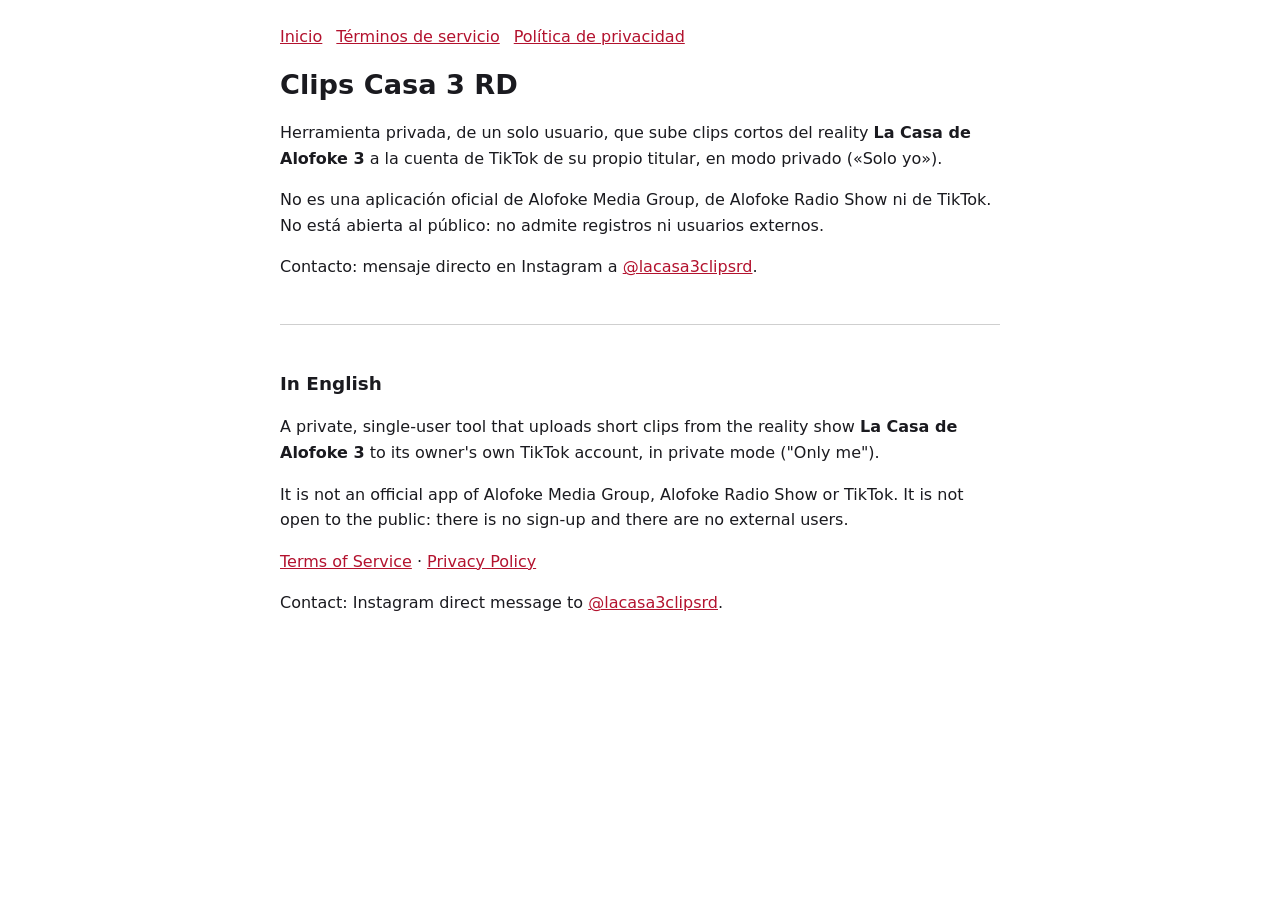
<file: index.html>
<!doctype html>
<html lang="es">
<head>
<meta charset="utf-8">
<meta name="viewport" content="width=device-width, initial-scale=1">
<title>Clips Casa 3 RD</title>
<link rel="stylesheet" href="estilo.css">
</head>
<body>
<main>
<nav><a href="./">Inicio</a><a href="terminos.html">Términos de servicio</a><a href="privacidad.html">Política de privacidad</a></nav>
<h1>Clips Casa 3 RD</h1>
<p>Herramienta privada, de un solo usuario, que sube clips cortos del reality <strong>La Casa de Alofoke 3</strong> a la cuenta de TikTok de su propio titular, en modo privado («Solo yo»).</p>
<p>No es una aplicación oficial de Alofoke Media Group, de Alofoke Radio Show ni de TikTok. No está abierta al público: no admite registros ni usuarios externos.</p>
<p>Contacto: mensaje directo en Instagram a <a href="https://www.instagram.com/lacasa3clipsrd/">@lacasa3clipsrd</a>.</p>
<hr>
<section lang="en">
<h2>In English</h2>
<p>A private, single-user tool that uploads short clips from the reality show <strong>La Casa de Alofoke 3</strong> to its owner's own TikTok account, in private mode ("Only me").</p>
<p>It is not an official app of Alofoke Media Group, Alofoke Radio Show or TikTok. It is not open to the public: there is no sign-up and there are no external users.</p>
<p><a href="terminos.html#en">Terms of Service</a> · <a href="privacidad.html#en">Privacy Policy</a></p>
<p>Contact: Instagram direct message to <a href="https://www.instagram.com/lacasa3clipsrd/">@lacasa3clipsrd</a>.</p>
</section>
</main>
</body>
</html>
</file>
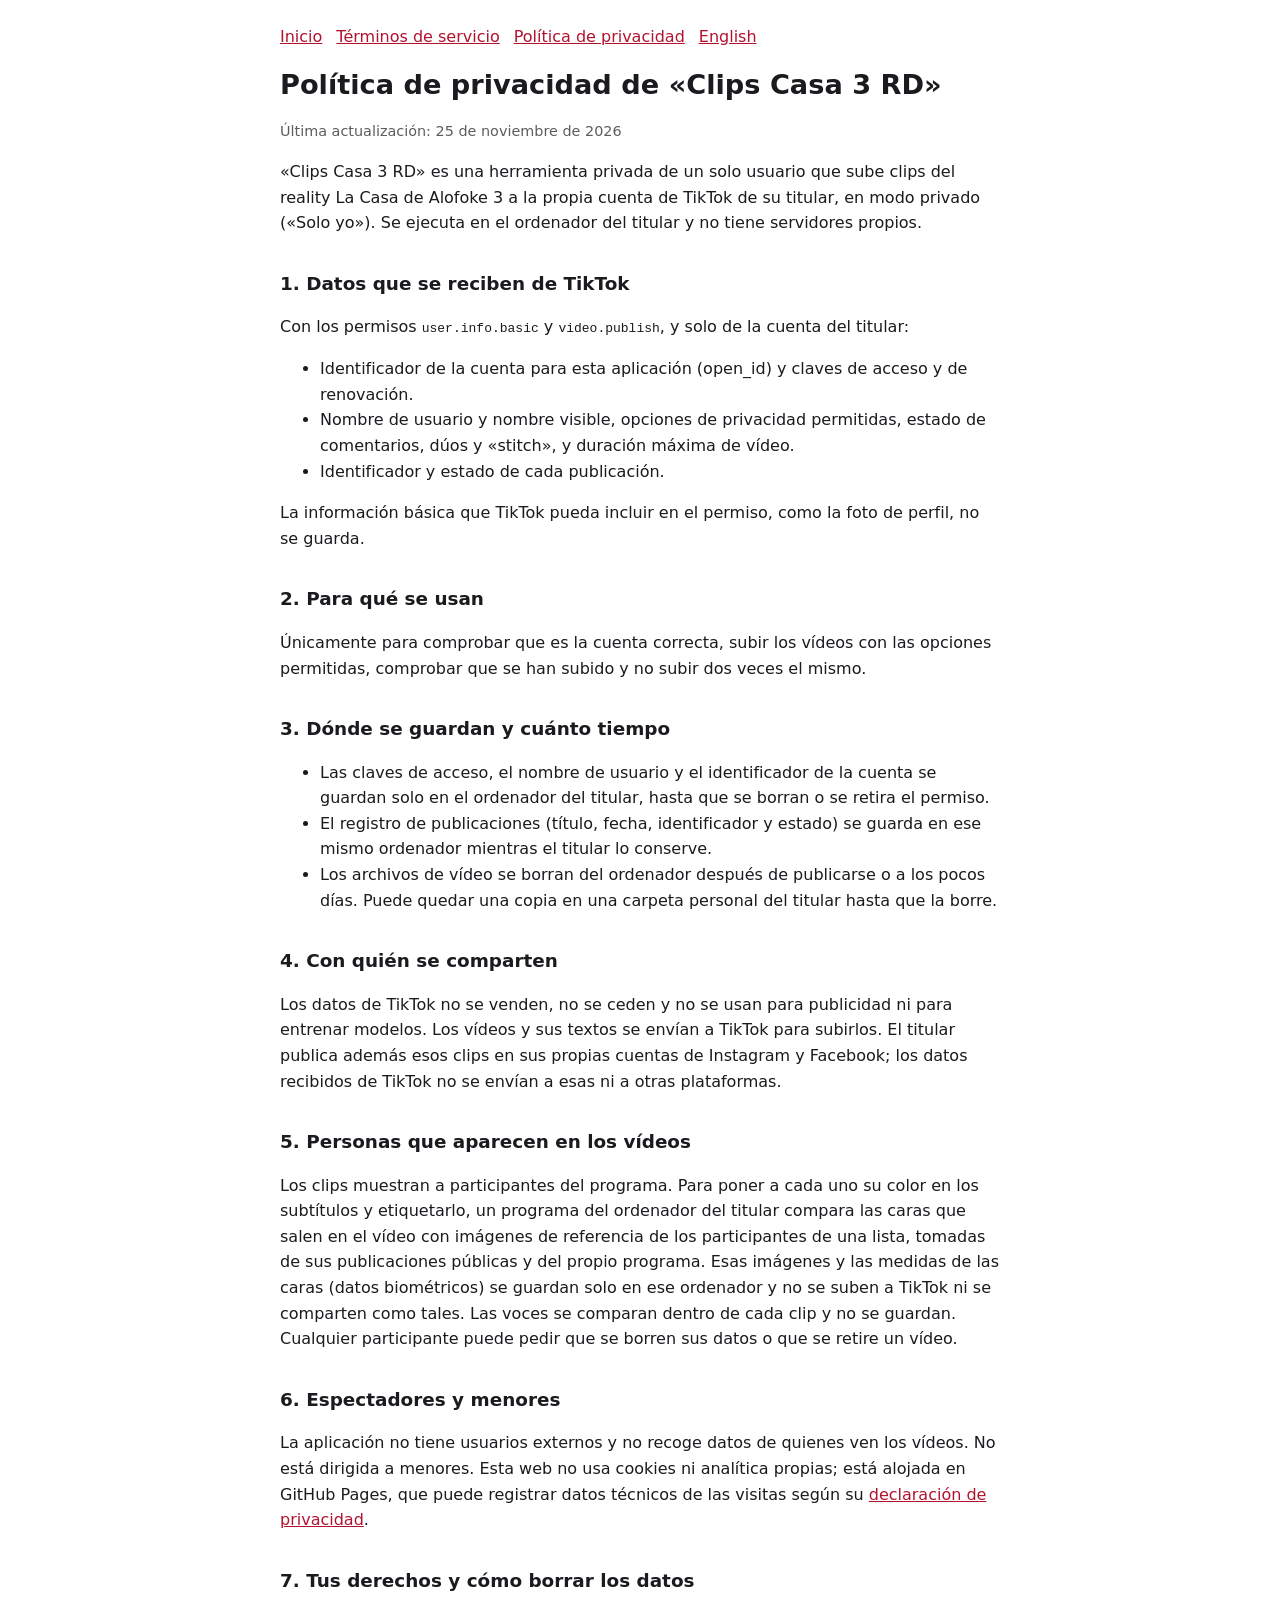
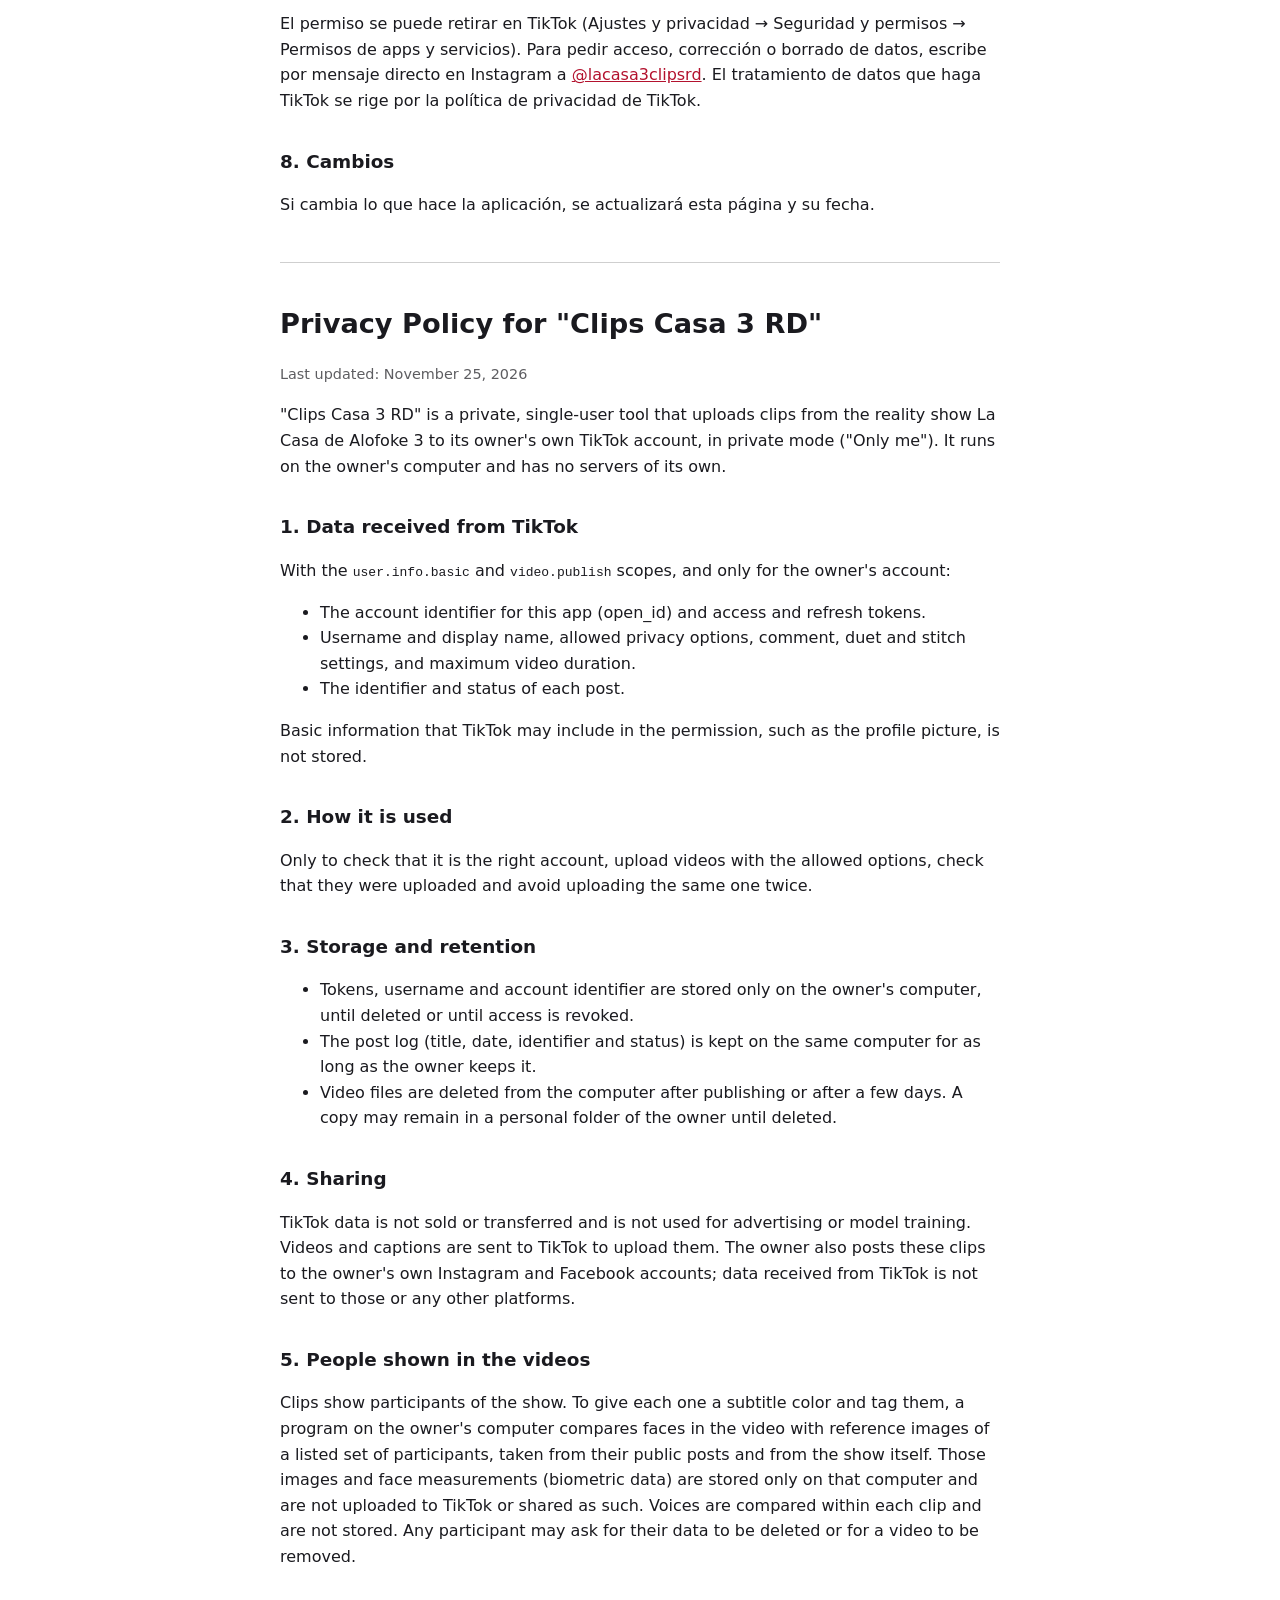
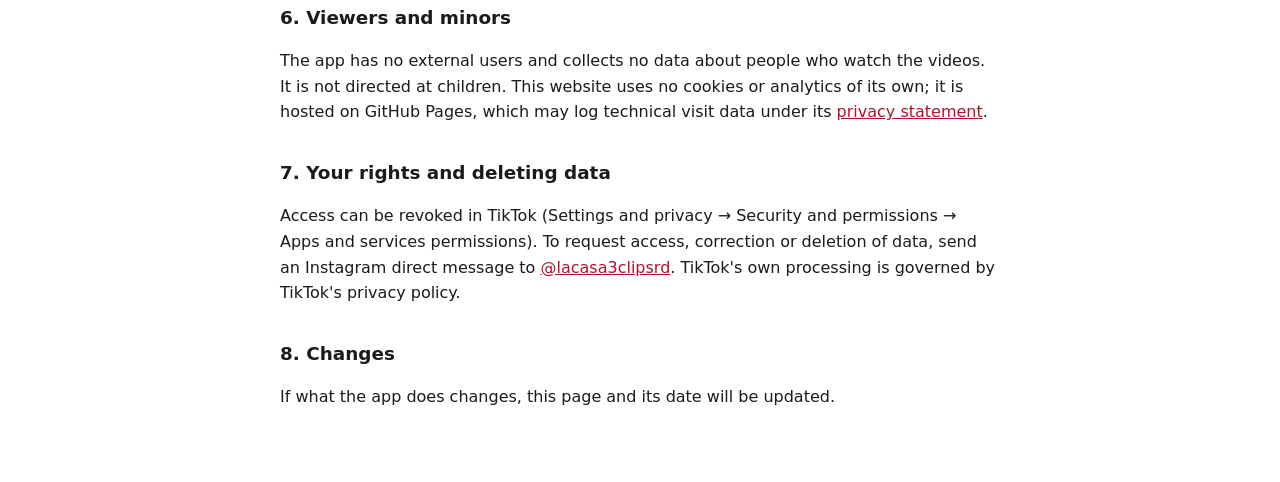
<file: privacidad.html>
<!doctype html>
<html lang="es">
<head>
<meta charset="utf-8">
<meta name="viewport" content="width=device-width, initial-scale=1">
<title>Política de privacidad · Clips Casa 3 RD</title>
<link rel="stylesheet" href="estilo.css">
</head>
<body>
<main>
<nav><a href="./">Inicio</a><a href="terminos.html">Términos de servicio</a><a href="privacidad.html">Política de privacidad</a><a href="#en">English</a></nav>
<h1>Política de privacidad de «Clips Casa 3 RD»</h1>
<p class="fecha">Última actualización: 25 de noviembre de 2026</p>

<p>«Clips Casa 3 RD» es una herramienta privada de un solo usuario que sube clips del reality La Casa de Alofoke 3 a la propia cuenta de TikTok de su titular, en modo privado («Solo yo»). Se ejecuta en el ordenador del titular y no tiene servidores propios.</p>

<h2>1. Datos que se reciben de TikTok</h2>
<p>Con los permisos <code>user.info.basic</code> y <code>video.publish</code>, y solo de la cuenta del titular:</p>
<ul>
<li>Identificador de la cuenta para esta aplicación (open_id) y claves de acceso y de renovación.</li>
<li>Nombre de usuario y nombre visible, opciones de privacidad permitidas, estado de comentarios, dúos y «stitch», y duración máxima de vídeo.</li>
<li>Identificador y estado de cada publicación.</li>
</ul>
<p>La información básica que TikTok pueda incluir en el permiso, como la foto de perfil, no se guarda.</p>

<h2>2. Para qué se usan</h2>
<p>Únicamente para comprobar que es la cuenta correcta, subir los vídeos con las opciones permitidas, comprobar que se han subido y no subir dos veces el mismo.</p>

<h2>3. Dónde se guardan y cuánto tiempo</h2>
<ul>
<li>Las claves de acceso, el nombre de usuario y el identificador de la cuenta se guardan solo en el ordenador del titular, hasta que se borran o se retira el permiso.</li>
<li>El registro de publicaciones (título, fecha, identificador y estado) se guarda en ese mismo ordenador mientras el titular lo conserve.</li>
<li>Los archivos de vídeo se borran del ordenador después de publicarse o a los pocos días. Puede quedar una copia en una carpeta personal del titular hasta que la borre.</li>
</ul>

<h2>4. Con quién se comparten</h2>
<p>Los datos de TikTok no se venden, no se ceden y no se usan para publicidad ni para entrenar modelos. Los vídeos y sus textos se envían a TikTok para subirlos. El titular publica además esos clips en sus propias cuentas de Instagram y Facebook; los datos recibidos de TikTok no se envían a esas ni a otras plataformas.</p>

<h2>5. Personas que aparecen en los vídeos</h2>
<p>Los clips muestran a participantes del programa. Para poner a cada uno su color en los subtítulos y etiquetarlo, un programa del ordenador del titular compara las caras que salen en el vídeo con imágenes de referencia de los participantes de una lista, tomadas de sus publicaciones públicas y del propio programa. Esas imágenes y las medidas de las caras (datos biométricos) se guardan solo en ese ordenador y no se suben a TikTok ni se comparten como tales. Las voces se comparan dentro de cada clip y no se guardan. Cualquier participante puede pedir que se borren sus datos o que se retire un vídeo.</p>

<h2>6. Espectadores y menores</h2>
<p>La aplicación no tiene usuarios externos y no recoge datos de quienes ven los vídeos. No está dirigida a menores. Esta web no usa cookies ni analítica propias; está alojada en GitHub Pages, que puede registrar datos técnicos de las visitas según su <a href="https://docs.github.com/site-policy/privacy-policies/github-general-privacy-statement">declaración de privacidad</a>.</p>

<h2>7. Tus derechos y cómo borrar los datos</h2>
<p>El permiso se puede retirar en TikTok (Ajustes y privacidad → Seguridad y permisos → Permisos de apps y servicios). Para pedir acceso, corrección o borrado de datos, escribe por mensaje directo en Instagram a <a href="https://www.instagram.com/lacasa3clipsrd/">@lacasa3clipsrd</a>. El tratamiento de datos que haga TikTok se rige por la política de privacidad de TikTok.</p>

<h2>8. Cambios</h2>
<p>Si cambia lo que hace la aplicación, se actualizará esta página y su fecha.</p>

<hr>
<section lang="en" id="en">
<h1>Privacy Policy for "Clips Casa 3 RD"</h1>
<p class="fecha">Last updated: November 25, 2026</p>
<p>"Clips Casa 3 RD" is a private, single-user tool that uploads clips from the reality show La Casa de Alofoke 3 to its owner's own TikTok account, in private mode ("Only me"). It runs on the owner's computer and has no servers of its own.</p>
<h2>1. Data received from TikTok</h2>
<p>With the <code>user.info.basic</code> and <code>video.publish</code> scopes, and only for the owner's account:</p>
<ul>
<li>The account identifier for this app (open_id) and access and refresh tokens.</li>
<li>Username and display name, allowed privacy options, comment, duet and stitch settings, and maximum video duration.</li>
<li>The identifier and status of each post.</li>
</ul>
<p>Basic information that TikTok may include in the permission, such as the profile picture, is not stored.</p>
<h2>2. How it is used</h2>
<p>Only to check that it is the right account, upload videos with the allowed options, check that they were uploaded and avoid uploading the same one twice.</p>
<h2>3. Storage and retention</h2>
<ul>
<li>Tokens, username and account identifier are stored only on the owner's computer, until deleted or until access is revoked.</li>
<li>The post log (title, date, identifier and status) is kept on the same computer for as long as the owner keeps it.</li>
<li>Video files are deleted from the computer after publishing or after a few days. A copy may remain in a personal folder of the owner until deleted.</li>
</ul>
<h2>4. Sharing</h2>
<p>TikTok data is not sold or transferred and is not used for advertising or model training. Videos and captions are sent to TikTok to upload them. The owner also posts these clips to the owner's own Instagram and Facebook accounts; data received from TikTok is not sent to those or any other platforms.</p>
<h2>5. People shown in the videos</h2>
<p>Clips show participants of the show. To give each one a subtitle color and tag them, a program on the owner's computer compares faces in the video with reference images of a listed set of participants, taken from their public posts and from the show itself. Those images and face measurements (biometric data) are stored only on that computer and are not uploaded to TikTok or shared as such. Voices are compared within each clip and are not stored. Any participant may ask for their data to be deleted or for a video to be removed.</p>
<h2>6. Viewers and minors</h2>
<p>The app has no external users and collects no data about people who watch the videos. It is not directed at children. This website uses no cookies or analytics of its own; it is hosted on GitHub Pages, which may log technical visit data under its <a href="https://docs.github.com/site-policy/privacy-policies/github-general-privacy-statement">privacy statement</a>.</p>
<h2>7. Your rights and deleting data</h2>
<p>Access can be revoked in TikTok (Settings and privacy → Security and permissions → Apps and services permissions). To request access, correction or deletion of data, send an Instagram direct message to <a href="https://www.instagram.com/lacasa3clipsrd/">@lacasa3clipsrd</a>. TikTok's own processing is governed by TikTok's privacy policy.</p>
<h2>8. Changes</h2>
<p>If what the app does changes, this page and its date will be updated.</p>
</section>
</main>
</body>
</html>
</file>
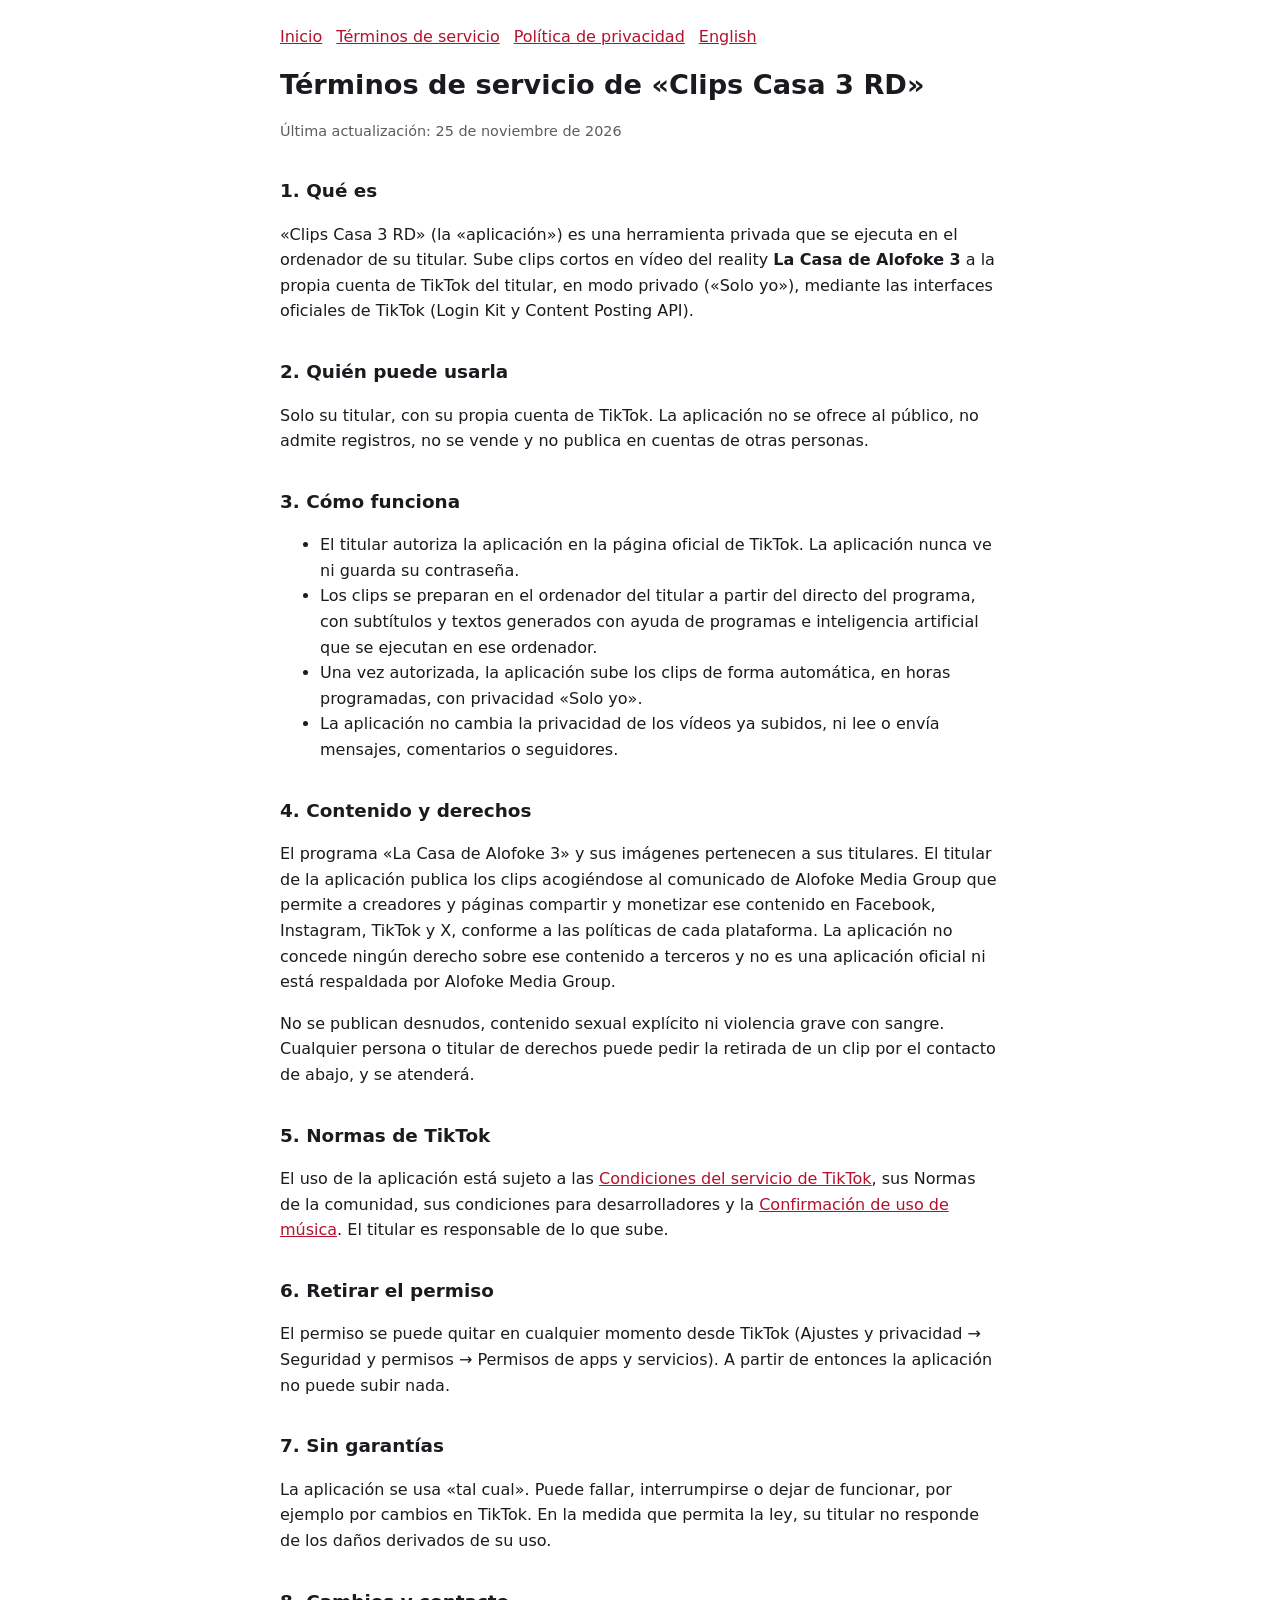
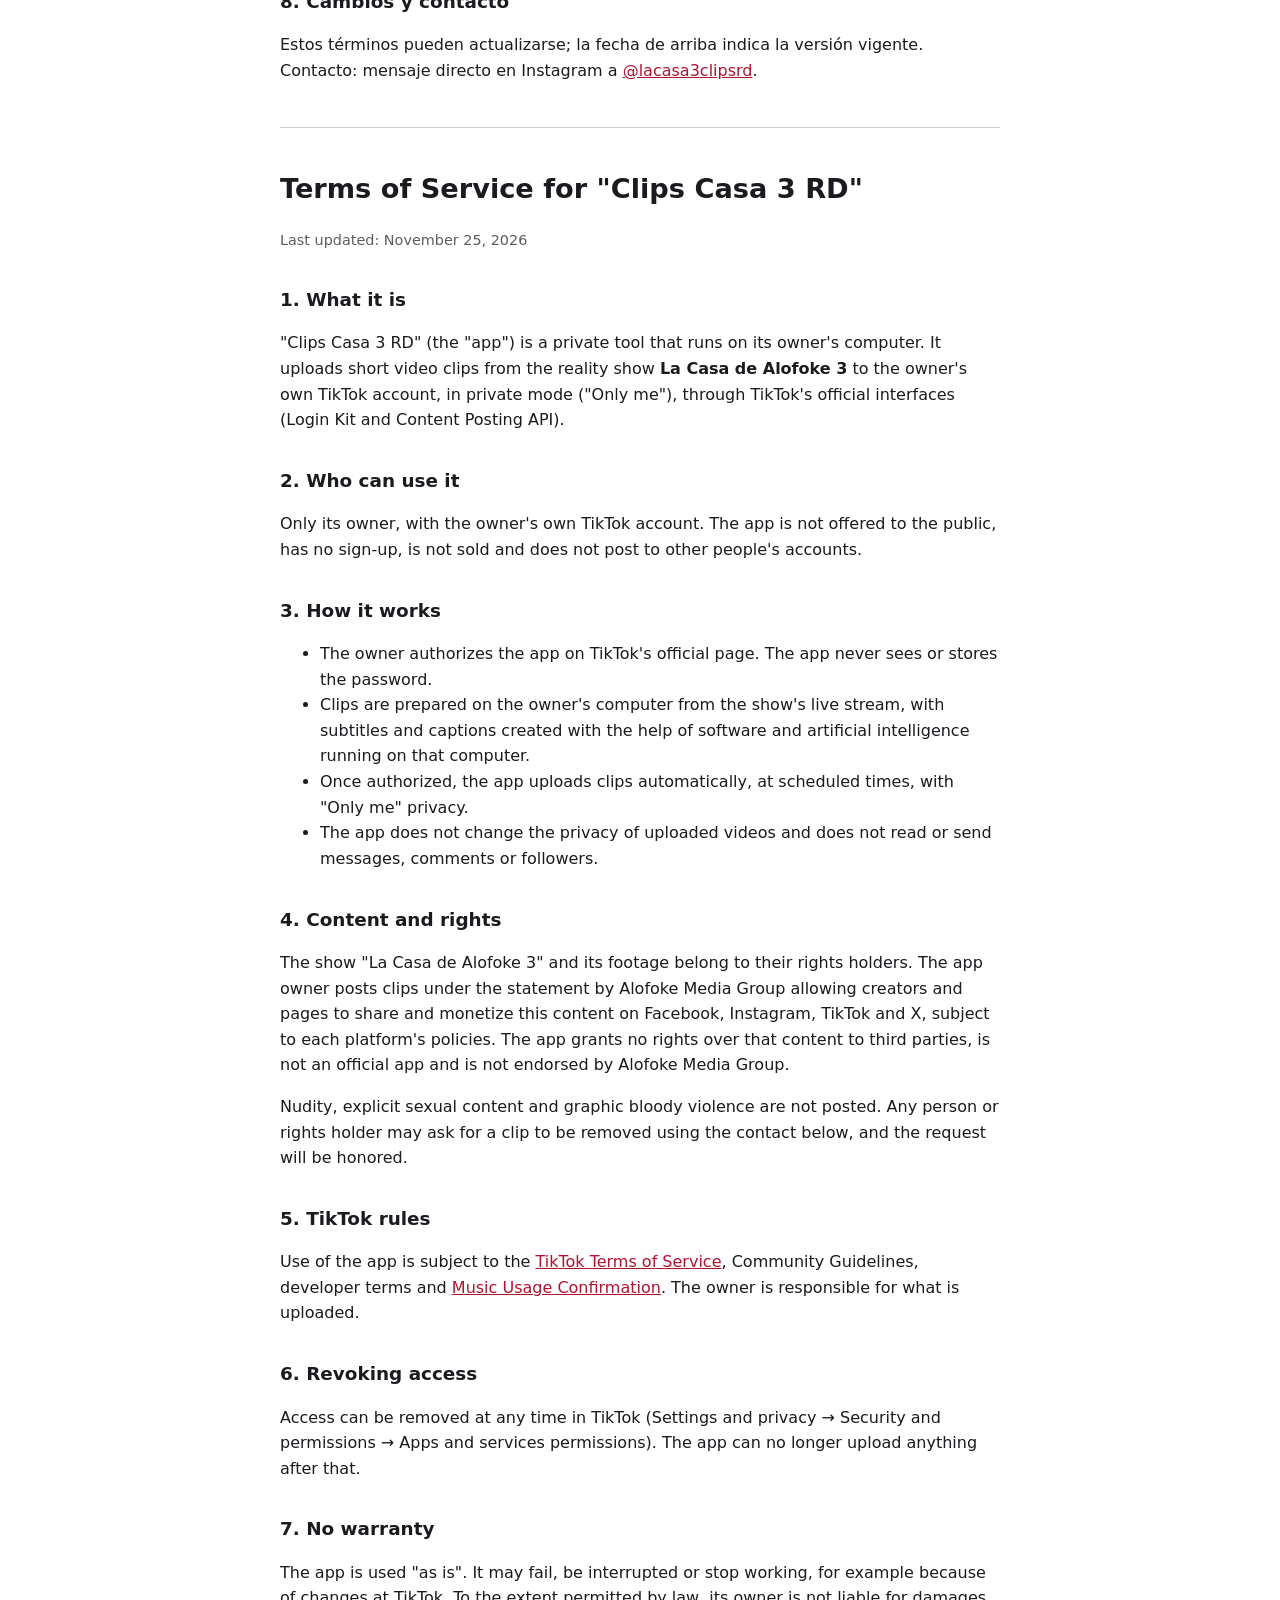
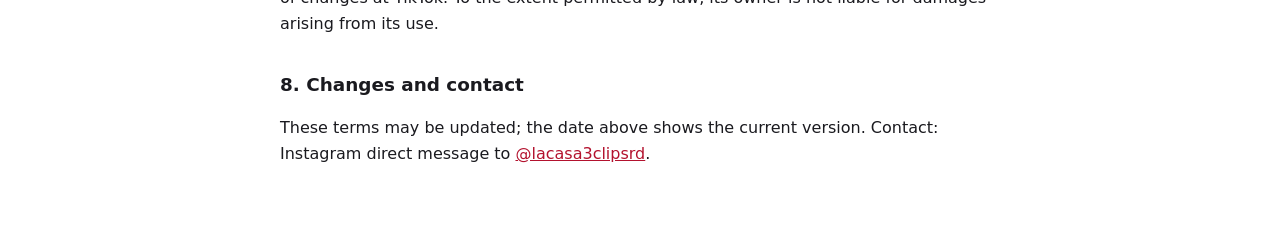
<file: terminos.html>
<!doctype html>
<html lang="es">
<head>
<meta charset="utf-8">
<meta name="viewport" content="width=device-width, initial-scale=1">
<title>Términos de servicio · Clips Casa 3 RD</title>
<link rel="stylesheet" href="estilo.css">
</head>
<body>
<main>
<nav><a href="./">Inicio</a><a href="terminos.html">Términos de servicio</a><a href="privacidad.html">Política de privacidad</a><a href="#en">English</a></nav>
<h1>Términos de servicio de «Clips Casa 3 RD»</h1>
<p class="fecha">Última actualización: 25 de noviembre de 2026</p>

<h2>1. Qué es</h2>
<p>«Clips Casa 3 RD» (la «aplicación») es una herramienta privada que se ejecuta en el ordenador de su titular. Sube clips cortos en vídeo del reality <strong>La Casa de Alofoke 3</strong> a la propia cuenta de TikTok del titular, en modo privado («Solo yo»), mediante las interfaces oficiales de TikTok (Login Kit y Content Posting API).</p>

<h2>2. Quién puede usarla</h2>
<p>Solo su titular, con su propia cuenta de TikTok. La aplicación no se ofrece al público, no admite registros, no se vende y no publica en cuentas de otras personas.</p>

<h2>3. Cómo funciona</h2>
<ul>
<li>El titular autoriza la aplicación en la página oficial de TikTok. La aplicación nunca ve ni guarda su contraseña.</li>
<li>Los clips se preparan en el ordenador del titular a partir del directo del programa, con subtítulos y textos generados con ayuda de programas e inteligencia artificial que se ejecutan en ese ordenador.</li>
<li>Una vez autorizada, la aplicación sube los clips de forma automática, en horas programadas, con privacidad «Solo yo».</li>
<li>La aplicación no cambia la privacidad de los vídeos ya subidos, ni lee o envía mensajes, comentarios o seguidores.</li>
</ul>

<h2>4. Contenido y derechos</h2>
<p>El programa «La Casa de Alofoke 3» y sus imágenes pertenecen a sus titulares. El titular de la aplicación publica los clips acogiéndose al comunicado de Alofoke Media Group que permite a creadores y páginas compartir y monetizar ese contenido en Facebook, Instagram, TikTok y X, conforme a las políticas de cada plataforma. La aplicación no concede ningún derecho sobre ese contenido a terceros y no es una aplicación oficial ni está respaldada por Alofoke Media Group.</p>
<p>No se publican desnudos, contenido sexual explícito ni violencia grave con sangre. Cualquier persona o titular de derechos puede pedir la retirada de un clip por el contacto de abajo, y se atenderá.</p>

<h2>5. Normas de TikTok</h2>
<p>El uso de la aplicación está sujeto a las <a href="https://www.tiktok.com/legal/terms-of-service">Condiciones del servicio de TikTok</a>, sus Normas de la comunidad, sus condiciones para desarrolladores y la <a href="https://www.tiktok.com/legal/page/global/music-usage-confirmation/en">Confirmación de uso de música</a>. El titular es responsable de lo que sube.</p>

<h2>6. Retirar el permiso</h2>
<p>El permiso se puede quitar en cualquier momento desde TikTok (Ajustes y privacidad → Seguridad y permisos → Permisos de apps y servicios). A partir de entonces la aplicación no puede subir nada.</p>

<h2>7. Sin garantías</h2>
<p>La aplicación se usa «tal cual». Puede fallar, interrumpirse o dejar de funcionar, por ejemplo por cambios en TikTok. En la medida que permita la ley, su titular no responde de los daños derivados de su uso.</p>

<h2>8. Cambios y contacto</h2>
<p>Estos términos pueden actualizarse; la fecha de arriba indica la versión vigente. Contacto: mensaje directo en Instagram a <a href="https://www.instagram.com/lacasa3clipsrd/">@lacasa3clipsrd</a>.</p>

<hr>
<section lang="en" id="en">
<h1>Terms of Service for "Clips Casa 3 RD"</h1>
<p class="fecha">Last updated: November 25, 2026</p>
<h2>1. What it is</h2>
<p>"Clips Casa 3 RD" (the "app") is a private tool that runs on its owner's computer. It uploads short video clips from the reality show <strong>La Casa de Alofoke 3</strong> to the owner's own TikTok account, in private mode ("Only me"), through TikTok's official interfaces (Login Kit and Content Posting API).</p>
<h2>2. Who can use it</h2>
<p>Only its owner, with the owner's own TikTok account. The app is not offered to the public, has no sign-up, is not sold and does not post to other people's accounts.</p>
<h2>3. How it works</h2>
<ul>
<li>The owner authorizes the app on TikTok's official page. The app never sees or stores the password.</li>
<li>Clips are prepared on the owner's computer from the show's live stream, with subtitles and captions created with the help of software and artificial intelligence running on that computer.</li>
<li>Once authorized, the app uploads clips automatically, at scheduled times, with "Only me" privacy.</li>
<li>The app does not change the privacy of uploaded videos and does not read or send messages, comments or followers.</li>
</ul>
<h2>4. Content and rights</h2>
<p>The show "La Casa de Alofoke 3" and its footage belong to their rights holders. The app owner posts clips under the statement by Alofoke Media Group allowing creators and pages to share and monetize this content on Facebook, Instagram, TikTok and X, subject to each platform's policies. The app grants no rights over that content to third parties, is not an official app and is not endorsed by Alofoke Media Group.</p>
<p>Nudity, explicit sexual content and graphic bloody violence are not posted. Any person or rights holder may ask for a clip to be removed using the contact below, and the request will be honored.</p>
<h2>5. TikTok rules</h2>
<p>Use of the app is subject to the <a href="https://www.tiktok.com/legal/terms-of-service">TikTok Terms of Service</a>, Community Guidelines, developer terms and <a href="https://www.tiktok.com/legal/page/global/music-usage-confirmation/en">Music Usage Confirmation</a>. The owner is responsible for what is uploaded.</p>
<h2>6. Revoking access</h2>
<p>Access can be removed at any time in TikTok (Settings and privacy → Security and permissions → Apps and services permissions). The app can no longer upload anything after that.</p>
<h2>7. No warranty</h2>
<p>The app is used "as is". It may fail, be interrupted or stop working, for example because of changes at TikTok. To the extent permitted by law, its owner is not liable for damages arising from its use.</p>
<h2>8. Changes and contact</h2>
<p>These terms may be updated; the date above shows the current version. Contact: Instagram direct message to <a href="https://www.instagram.com/lacasa3clipsrd/">@lacasa3clipsrd</a>.</p>
</section>
</main>
</body>
</html>
</file>
<file: estilo.css>
:root { color-scheme: light dark; }
body { margin: 0; font-family: system-ui, -apple-system, "Segoe UI", Roboto, sans-serif; line-height: 1.6; background: #fff; color: #1a1a1f; }
main { max-width: 720px; margin: 0 auto; padding: 24px 18px 56px; }
h1 { font-size: 1.7rem; line-height: 1.25; }
h2 { font-size: 1.15rem; margin-top: 1.8em; }
a { color: #b3122e; }
nav a { margin-right: 14px; display: inline-block; }
hr { margin: 44px 0; border: 0; border-top: 1px solid #8886; }
.fecha { opacity: .7; font-size: .9rem; }
@media (prefers-color-scheme: dark) { body { background: #12131a; color: #e8e8ee; } a { color: #ff7a8c; } }
</file>
